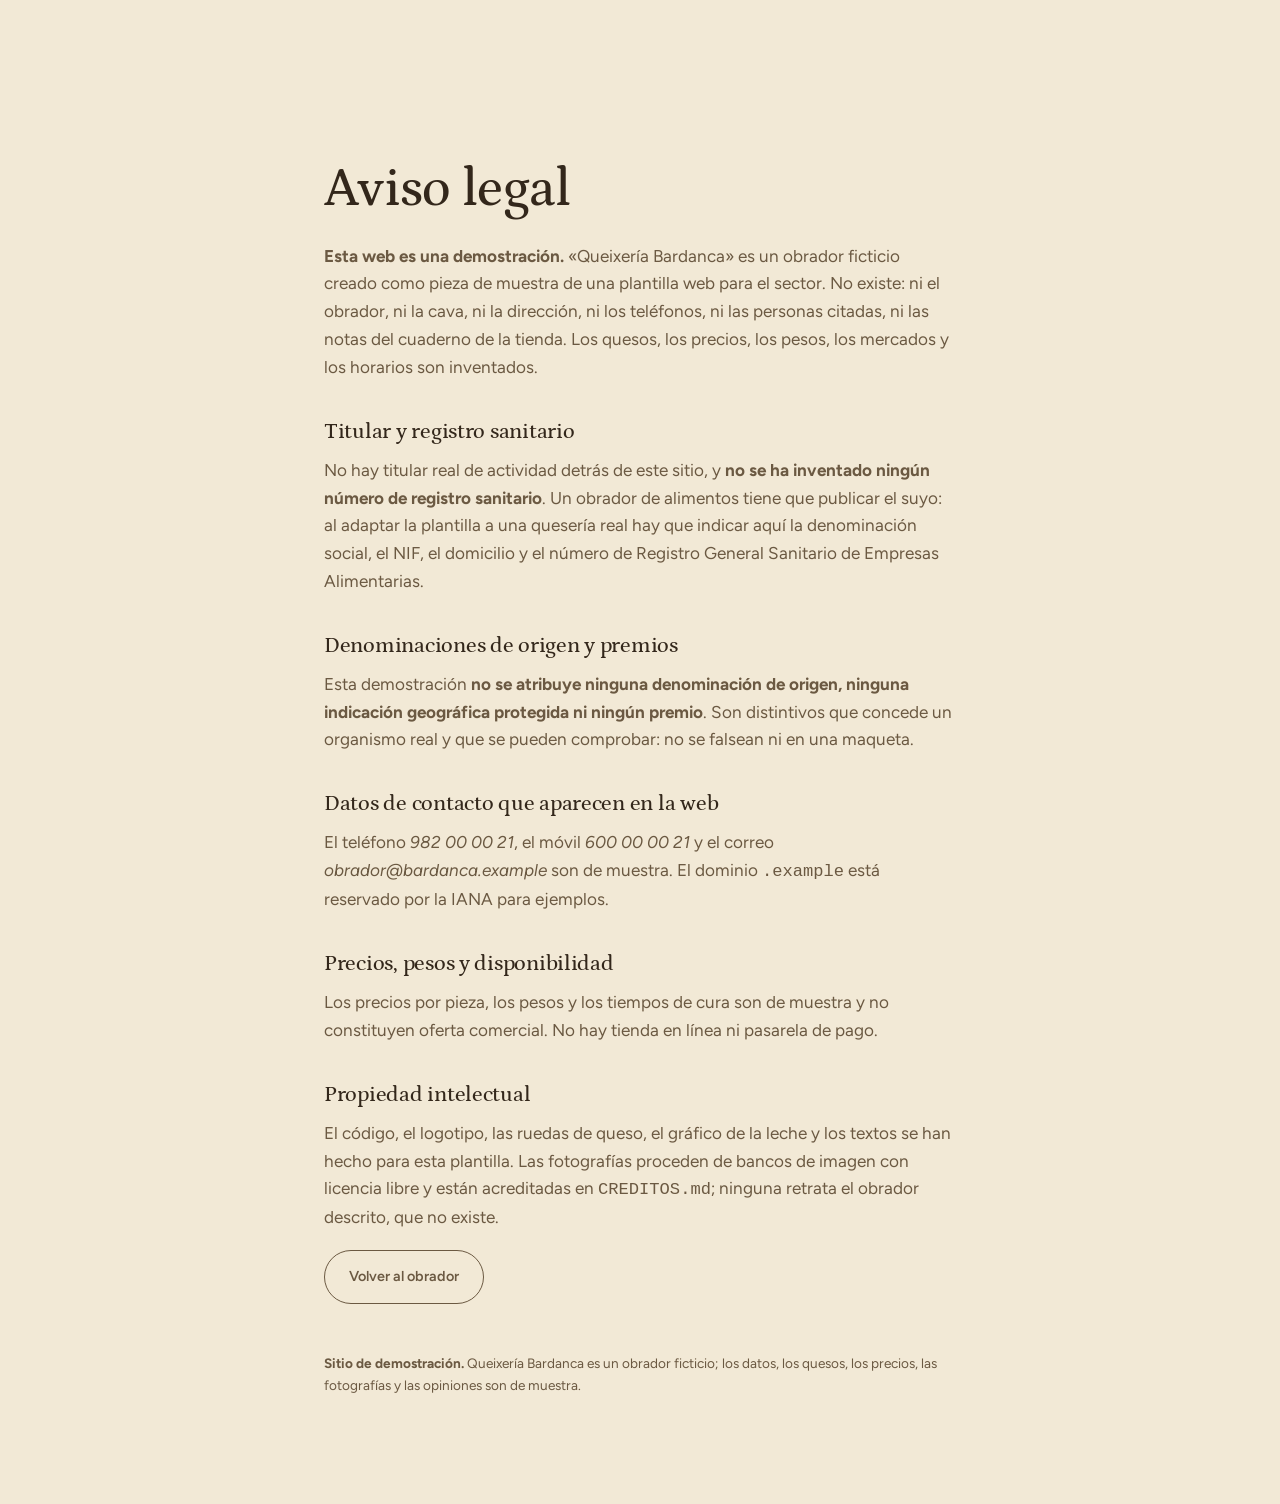
<file: aviso-legal.html>
<!DOCTYPE html>
<!-- SITIO DE DEMOSTRACIÓN — Queixería Bardanca es un obrador ficticio. -->
<html lang="es">
<head>
<meta charset="utf-8">
<meta name="viewport" content="width=device-width, initial-scale=1">
<meta name="robots" content="noindex, nofollow">
<title>Aviso legal · Queixería Bardanca</title>
<link rel="icon" href="favicon.svg" type="image/svg+xml">
<link rel="preconnect" href="https://fonts.googleapis.com">
<link rel="preconnect" href="https://fonts.gstatic.com" crossorigin>
<link href="https://fonts.googleapis.com/css2?family=Figtree:ital,wght@0,300..800;1,300..600&family=Petrona:ital,wght@0,300..700;1,300..600&display=swap" rel="stylesheet">
<link rel="stylesheet" href="css/estilo.css">
</head>
<body>
<main class="texto-legal">
  <h1>Aviso legal</h1>

  <p><strong>Esta web es una demostración.</strong> «Queixería Bardanca» es un
  obrador ficticio creado como pieza de muestra de una plantilla web para el
  sector. No existe: ni el obrador, ni la cava, ni la dirección, ni los
  teléfonos, ni las personas citadas, ni las notas del cuaderno de la tienda.
  Los quesos, los precios, los pesos, los mercados y los horarios son
  inventados.</p>

  <h2>Titular y registro sanitario</h2>
  <p>No hay titular real de actividad detrás de este sitio, y <strong>no se ha
  inventado ningún número de registro sanitario</strong>. Un obrador de
  alimentos tiene que publicar el suyo: al adaptar la plantilla a una quesería
  real hay que indicar aquí la denominación social, el NIF, el domicilio y el
  número de Registro General Sanitario de Empresas Alimentarias.</p>

  <h2>Denominaciones de origen y premios</h2>
  <p>Esta demostración <strong>no se atribuye ninguna denominación de origen,
  ninguna indicación geográfica protegida ni ningún premio</strong>. Son
  distintivos que concede un organismo real y que se pueden comprobar: no se
  falsean ni en una maqueta.</p>

  <h2>Datos de contacto que aparecen en la web</h2>
  <p>El teléfono <em>982 00 00 21</em>, el móvil <em>600 00 00 21</em> y el
  correo <em>obrador@bardanca.example</em> son de muestra. El dominio
  <code>.example</code> está reservado por la IANA para ejemplos.</p>

  <h2>Precios, pesos y disponibilidad</h2>
  <p>Los precios por pieza, los pesos y los tiempos de cura son de muestra y no
  constituyen oferta comercial. No hay tienda en línea ni pasarela de pago.</p>

  <h2>Propiedad intelectual</h2>
  <p>El código, el logotipo, las ruedas de queso, el gráfico de la leche y los
  textos se han hecho para esta plantilla. Las fotografías proceden de bancos
  de imagen con licencia libre y están acreditadas en <code>CREDITOS.md</code>;
  ninguna retrata el obrador descrito, que no existe.</p>

  <p><a class="boton boton--linea" href="index.html">Volver al obrador</a></p>

  <p style="margin-top:3rem;font-size:.85rem"><strong>Sitio de demostración.</strong>
  Queixería Bardanca es un obrador ficticio; los datos, los quesos, los precios,
  las fotografías y las opiniones son de muestra.</p>
</main>
</body>
</html>
</file>
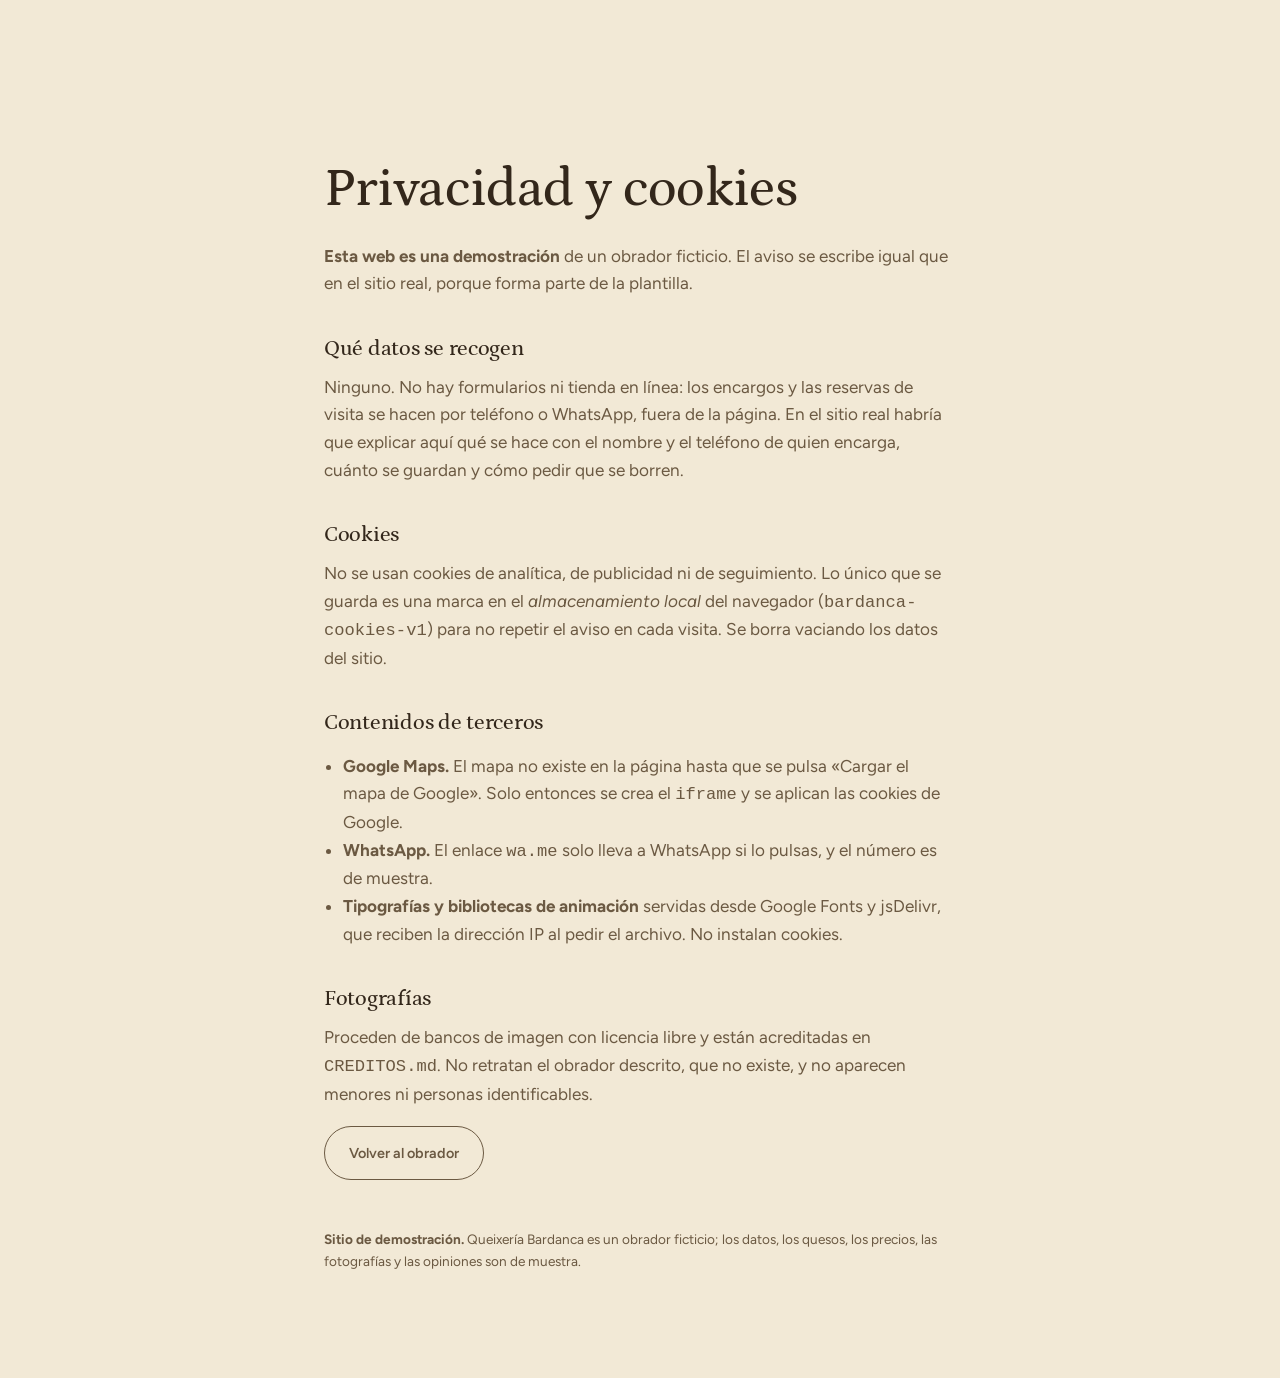
<file: privacidad.html>
<!DOCTYPE html>
<!-- SITIO DE DEMOSTRACIÓN — Queixería Bardanca es un obrador ficticio. -->
<html lang="es">
<head>
<meta charset="utf-8">
<meta name="viewport" content="width=device-width, initial-scale=1">
<meta name="robots" content="noindex, nofollow">
<title>Privacidad y cookies · Queixería Bardanca</title>
<link rel="icon" href="favicon.svg" type="image/svg+xml">
<link rel="preconnect" href="https://fonts.googleapis.com">
<link rel="preconnect" href="https://fonts.gstatic.com" crossorigin>
<link href="https://fonts.googleapis.com/css2?family=Figtree:ital,wght@0,300..800;1,300..600&family=Petrona:ital,wght@0,300..700;1,300..600&display=swap" rel="stylesheet">
<link rel="stylesheet" href="css/estilo.css">
</head>
<body>
<main class="texto-legal">
  <h1>Privacidad y cookies</h1>

  <p><strong>Esta web es una demostración</strong> de un obrador ficticio. El
  aviso se escribe igual que en el sitio real, porque forma parte de la
  plantilla.</p>

  <h2>Qué datos se recogen</h2>
  <p>Ninguno. No hay formularios ni tienda en línea: los encargos y las
  reservas de visita se hacen por teléfono o WhatsApp, fuera de la página. En
  el sitio real habría que explicar aquí qué se hace con el nombre y el
  teléfono de quien encarga, cuánto se guardan y cómo pedir que se borren.</p>

  <h2>Cookies</h2>
  <p>No se usan cookies de analítica, de publicidad ni de seguimiento. Lo único
  que se guarda es una marca en el <em>almacenamiento local</em> del navegador
  (<code>bardanca-cookies-v1</code>) para no repetir el aviso en cada visita. Se
  borra vaciando los datos del sitio.</p>

  <h2>Contenidos de terceros</h2>
  <ul>
    <li><strong>Google Maps.</strong> El mapa no existe en la página hasta que
    se pulsa «Cargar el mapa de Google». Solo entonces se crea el
    <code>iframe</code> y se aplican las cookies de Google.</li>
    <li><strong>WhatsApp.</strong> El enlace <code>wa.me</code> solo lleva a
    WhatsApp si lo pulsas, y el número es de muestra.</li>
    <li><strong>Tipografías y bibliotecas de animación</strong> servidas desde
    Google Fonts y jsDelivr, que reciben la dirección IP al pedir el archivo.
    No instalan cookies.</li>
  </ul>

  <h2>Fotografías</h2>
  <p>Proceden de bancos de imagen con licencia libre y están acreditadas en
  <code>CREDITOS.md</code>. No retratan el obrador descrito, que no existe, y
  no aparecen menores ni personas identificables.</p>

  <p><a class="boton boton--linea" href="index.html">Volver al obrador</a></p>

  <p style="margin-top:3rem;font-size:.85rem"><strong>Sitio de demostración.</strong>
  Queixería Bardanca es un obrador ficticio; los datos, los quesos, los precios,
  las fotografías y las opiniones son de muestra.</p>
</main>
</body>
</html>
</file>
<file: css/estilo.css>
/* ============================================================
   Queixería Bardanca — plantilla de demostración (obrador ficticio)
   Concepto: «Corteza». La corteza es el diario del queso: ahí se
   lee el tiempo. Paja, madera y moho sobre fondo de leche.
   ============================================================ */

:root {
  --fondo: #f2e9d6;
  --crema: #fbf6ea;
  --panel: #e7dac0;
  --panel-hondo: #dccca9;
  --tinta: #33271b;
  --tinta-media: #6b5942;
  --tinta-suave: #695942; /* era #957f63: 3,16 de contraste sobre el fondo */
  --paja: #d9a41f;
  --paja-honda: #a87a12;
  --musgo: #6e7a52;
  --cera: #8e2b24;

  /* estado de la rueda: lo cambia la clase .cura--n */
  --corteza: #eadfc0;
  --pasta: #fbf4e4;
  --moho: #b9b9a2;
  --moho-op: 0;
  --cristales-op: 0;

  --display: "Petrona", Georgia, serif;
  --texto: "Figtree", "Helvetica Neue", Arial, sans-serif;

  --gutter: clamp(1.15rem, 5vw, 5rem);
  --ancho: 1300px;
  --curva: cubic-bezier(.22, .68, .3, 1);
  --sombra: 0 22px 48px -30px rgba(51, 39, 27, .55);
}

*, *::before, *::after { box-sizing: border-box; }
html { -webkit-text-size-adjust: 100%; }

body {
  margin: 0;
  background: var(--fondo);
  color: var(--tinta);
  font-family: var(--texto);
  font-size: clamp(1rem, .96rem + .2vw, 1.07rem);
  line-height: 1.62;
  overflow-x: hidden;
  -webkit-font-smoothing: antialiased;
}

img { max-width: 100%; height: auto; display: block; }
figure { margin: 0; }

h1, h2, h3, h4 {
  font-family: var(--display);
  font-weight: 500;
  line-height: 1.08;
  letter-spacing: -.012em;
  margin: 0;
  text-wrap: balance;
}
p { margin: 0 0 1.05em; }
a { color: inherit; }

::selection { background: var(--paja); color: var(--tinta); }
:focus-visible { outline: 2px solid var(--paja-honda); outline-offset: 3px; border-radius: 2px; }

.visualmente-oculto {
  position: absolute !important; width: 1px; height: 1px;
  padding: 0; margin: -1px; overflow: hidden; clip: rect(0 0 0 0);
  white-space: nowrap; border: 0;
}

.saltar {
  position: fixed; top: .6rem; left: .6rem; z-index: 200;
  background: var(--tinta); color: var(--crema);
  padding: .65rem 1rem; font-size: .85rem; text-decoration: none;
  transform: translateY(-160%); transition: transform .25s var(--curva);
}
.saltar:focus { transform: translateY(0); }

/* ---------- comunes ---------- */

.seccion { max-width: var(--ancho); margin-inline: auto; padding: clamp(4rem, 9vw, 8rem) var(--gutter); }

.seccion__indice {
  display: flex; align-items: center; gap: .8rem;
  font-size: .72rem; letter-spacing: .24em; text-transform: uppercase;
  color: var(--tinta-suave);
  margin-bottom: clamp(1.4rem, 3.5vw, 2.2rem);
}
.seccion__indice span {
  font-family: var(--display); font-size: .95rem; letter-spacing: 0;
  color: var(--paja-honda);
  width: 2rem; height: 2rem; border-radius: 50%;
  border: 1px solid currentColor;
  display: grid; place-items: center;
}

.titular { font-size: clamp(1.9rem, 1.2rem + 2.6vw, 3.1rem); max-width: 20ch; }
.titular--grande { font-size: clamp(2.2rem, 1.2rem + 4vw, 4.1rem); max-width: 17ch; }

.boton {
  --fondo-b: var(--paja);
  display: inline-flex; align-items: center; justify-content: center; gap: .5rem;
  padding: .9rem 1.5rem;
  font-family: var(--texto); font-size: .9rem; font-weight: 600;
  text-decoration: none; cursor: pointer;
  border: 1px solid var(--fondo-b); border-radius: 999px;
  background: var(--fondo-b); color: #2a2010;
  transition: background .3s var(--curva), color .3s var(--curva), border-color .3s var(--curva);
}
.boton--paja:hover, .boton--paja:focus-visible { background: var(--tinta); border-color: var(--tinta); color: var(--crema); }
.boton--linea { background: transparent; color: inherit; border-color: currentColor; }
.boton--linea:hover, .boton--linea:focus-visible { background: var(--tinta); border-color: var(--tinta); color: var(--crema); }

/* ---------- cabecera ---------- */

.cabecera {
  position: fixed; inset: 0 0 auto 0; z-index: 90;
  display: flex; align-items: center; justify-content: space-between; gap: 1rem;
  padding: 1rem var(--gutter);
  transition: background .4s var(--curva), padding .35s var(--curva), box-shadow .4s var(--curva);
}
.cabecera--posada {
  background: rgba(242, 233, 214, .93);
  backdrop-filter: blur(9px);
  padding-block: .55rem;
  box-shadow: 0 1px 0 rgba(51, 39, 27, .16);
}

.marca { display: flex; align-items: center; gap: .7rem; text-decoration: none; color: inherit; }
.marca__icono { width: 28px; height: 28px; flex: none; color: var(--paja-honda); }
.marca__texto { display: flex; flex-direction: column; line-height: 1.12; }
.marca__nombre { font-family: var(--display); font-size: 1.3rem; }
.marca__bajada { font-size: .62rem; letter-spacing: .2em; text-transform: uppercase; color: var(--tinta-suave); }

.nav { display: flex; align-items: center; gap: clamp(1rem, 2.2vw, 2rem); }
.nav__lista { display: flex; gap: clamp(.85rem, 1.7vw, 1.7rem); list-style: none; margin: 0; padding: 0; font-size: .87rem; }
.nav__lista a { text-decoration: none; padding: .3rem 0; position: relative; }
.nav__lista a::after {
  content: ""; position: absolute; left: 0; bottom: 0; width: 100%; height: 1px;
  background: currentColor; transform: scaleX(0); transform-origin: right;
  transition: transform .35s var(--curva);
}
.nav__lista a:hover::after, .nav__lista a:focus-visible::after { transform: scaleX(1); transform-origin: left; }
.nav .boton { padding: .6rem 1.1rem; font-size: .8rem; }

.hamburguesa {
  display: none; align-items: center; gap: .55rem;
  background: none; border: 0; color: inherit; cursor: pointer;
  font-size: .74rem; letter-spacing: .2em; text-transform: uppercase; padding: .5rem;
}
.hamburguesa__caja { display: grid; gap: 5px; width: 24px; }
.hamburguesa__caja i { display: block; height: 1.5px; background: currentColor; transition: transform .3s var(--curva); }
.hamburguesa[aria-expanded="true"] .hamburguesa__caja i:first-child { transform: translateY(3.2px) rotate(18deg); }
.hamburguesa[aria-expanded="true"] .hamburguesa__caja i:last-child { transform: translateY(-3.2px) rotate(-18deg); }

/* ---------- preloader ---------- */

.preloader { display: none; }
html.has-motion .preloader {
  display: grid; place-items: center; position: fixed; inset: 0; z-index: 300;
  background: var(--fondo); color: var(--paja-honda);
}
.preloader__caja { display: grid; justify-items: center; gap: .9rem; }
.preloader__marca { width: 88px; height: 88px; }
.preloader__rueda { stroke-dasharray: 1; stroke-dashoffset: 1; }
.preloader__cuna { transform-box: fill-box; transform-origin: 0% 100%; transform: scale(0); }
.preloader__palabra {
  font-family: var(--display); font-size: 1rem;
  letter-spacing: .32em; text-transform: uppercase; color: var(--tinta-suave); opacity: 0;
}

/* ---------- hero ---------- */

.hero {
  max-width: var(--ancho); margin-inline: auto;
  padding: clamp(7rem, 13vw, 10rem) var(--gutter) clamp(2rem, 6vw, 4rem);
  display: grid; grid-template-columns: minmax(0, 1fr); gap: clamp(2rem, 5vw, 4rem);
  align-items: center;
}
@media (min-width: 900px) { .hero { grid-template-columns: minmax(0, 1.05fr) minmax(0, .95fr); } }

.hero__sobre { font-size: .72rem; letter-spacing: .22em; text-transform: uppercase; color: var(--tinta-suave); margin-bottom: 1.1rem; }
.hero__titular { font-size: clamp(2.4rem, 1.1rem + 5.2vw, 4.8rem); max-width: 13ch; margin-bottom: 1.2rem; }
.hero__entrada { max-width: 46ch; color: var(--tinta-media); font-size: clamp(1rem, .95rem + .3vw, 1.14rem); }
.hero__acciones { display: flex; flex-wrap: wrap; gap: .8rem; margin: 1.8rem 0 2.4rem; }
.hero__datos { display: flex; flex-wrap: wrap; gap: clamp(1.2rem, 4vw, 3rem); margin: 0; padding-top: 1.4rem; border-top: 1px solid rgba(51, 39, 27, .2); }
.hero__datos dt { font-size: .68rem; letter-spacing: .18em; text-transform: uppercase; color: var(--tinta-suave); margin-bottom: .2rem; }
.hero__datos dd { margin: 0; font-family: var(--display); font-size: 1.9rem; line-height: 1; }

.hero__rueda { display: grid; justify-items: center; }
.rueda { width: min(100%, 380px); height: auto; overflow: visible; }
/* la del hero enseña una pieza de noventa días, que es la del pie de foto */
.rueda--hero { --corteza: #c2a674; --pasta: #f6e7c2; --moho: #8d9479; --moho-op: .55; }
.rueda--hero .rueda__corteza,
.rueda--hero .rueda__cunaCorteza { stroke: rgba(51, 39, 27, .3); stroke-width: 2; }
/* la cuña separada se ve mejor con la pasta un punto más oscura y una sombra
   estática (una sola, en un grupo pequeño: no es blur por fotograma) */
.rueda--hero .rueda__cunaPasta { fill: #eddcb0; }
.rueda--hero .rueda__cuna { filter: drop-shadow(-4px 3px 4px rgba(51, 39, 27, .25)); }
.rueda__sombra ellipse { fill: rgba(51, 39, 27, .14); }
.rueda__corteza, .rueda__cunaCorteza, .rueda__cantoCorteza, .rueda__cantoTapa { fill: var(--corteza); transition: fill .7s var(--curva); }
.rueda__pasta, .rueda__cunaPasta { fill: var(--pasta); transition: fill .7s var(--curva); }
.rueda__moho circle { fill: var(--moho); opacity: var(--moho-op); transition: fill .7s var(--curva), opacity .7s var(--curva); }
.rueda__ojos circle { fill: var(--corteza); opacity: .55; transition: fill .7s var(--curva); }
.rueda__cristales path { fill: #fffdf4; opacity: var(--cristales-op); transition: opacity .7s var(--curva); }
.hero__rueda figcaption, .cura__dibujo figcaption, .leche__grafico figcaption { margin-top: .9rem; font-size: .82rem; color: var(--tinta-suave); text-align: center; }

/* ---------- cinta ---------- */

.cinta { background: var(--tinta); color: var(--crema); padding: .82rem 0; overflow: hidden; white-space: nowrap; }
.cinta__pista { display: inline-flex; align-items: center; gap: 1.4rem; will-change: transform; }
.cinta__pista span { font-family: var(--display); font-style: italic; font-size: clamp(1.05rem, .9rem + .7vw, 1.55rem); }
.cinta__pista i { color: var(--paja); font-style: normal; }

/* ---------- la corteza (protagonista) ---------- */

.corteza { background: var(--crema); }
.corteza__entrada { color: var(--tinta-media); max-width: 58ch; margin-top: 1rem; }

.cura { margin-top: clamp(2rem, 5vw, 3rem); }
.cura__mando {
  position: relative;
  display: grid; grid-template-columns: repeat(4, minmax(0, 1fr));
  gap: .4rem;
  padding-bottom: 1.4rem;
  max-width: 560px;
}
.cura__paso {
  appearance: none; background: none; border: 0; cursor: pointer;
  display: grid; justify-items: center; gap: .1rem;
  padding: .5rem .2rem; color: var(--tinta-suave);
  font-family: var(--texto);
  transition: color .3s var(--curva);
}
.cura__paso b { font-family: var(--display); font-size: 1.6rem; font-weight: 500; line-height: 1; }
.cura__paso span { font-size: .68rem; letter-spacing: .16em; text-transform: uppercase; }
.cura__paso:hover { color: var(--tinta); }
.cura__paso[aria-selected="true"] { color: var(--paja-honda); }
.cura__riel { position: absolute; left: 0; right: 0; bottom: .6rem; height: 2px; background: var(--panel-hondo); }
.cura__riel i {
  position: absolute; top: -3px; left: 0; width: 25%; height: 8px;
  background: var(--paja); border-radius: 4px;
  transition: transform .45s var(--curva);
}

.cura__panel {
  display: grid; grid-template-columns: minmax(0, 1fr);
  gap: clamp(1.6rem, 4vw, 3.4rem); align-items: center;
  margin-top: clamp(1.5rem, 3vw, 2.4rem);
}
@media (min-width: 880px) { .cura__panel { grid-template-columns: minmax(0, 1fr) minmax(0, 1fr); } }
.cura__dibujo { display: grid; justify-items: center; }
.rueda--cura { width: min(100%, 420px); }

.cura__nombre {
  font-family: var(--display); font-size: clamp(1.6rem, 1.2rem + 1.4vw, 2.3rem);
  margin-bottom: 1rem;
}
.cura__datos { margin: 0 0 1.4rem; }
.cura__datos div {
  display: grid; grid-template-columns: 8rem minmax(0, 1fr); gap: .6rem 1rem;
  padding: .7rem 0; border-top: 1px solid rgba(51, 39, 27, .16);
}
.cura__datos dt { font-size: .68rem; letter-spacing: .16em; text-transform: uppercase; color: var(--tinta-suave); align-self: center; }
.cura__datos dd { margin: 0; color: var(--tinta-media); }
.cura__precio { display: flex; align-items: baseline; gap: .6rem; margin-bottom: .6rem; }
.cura__precio b { font-family: var(--display); font-size: 2rem; font-weight: 500; }
.cura__precio span { font-size: .8rem; letter-spacing: .1em; text-transform: uppercase; color: var(--tinta-suave); }
.cura__nota, .quesos__entrada, .cava__pie, .tienda__nota, .visitas__nota, .contacto__nota, .voces__aviso {
  font-size: .86rem; color: var(--tinta-suave); max-width: 60ch;
}

/* ---------- los quesos ---------- */

.quesos { background: var(--fondo); }
.quesos__rejilla {
  display: grid; grid-template-columns: minmax(0, 1fr);
  gap: clamp(2rem, 4vw, 3.2rem); margin-top: clamp(1.8rem, 4vw, 2.8rem);
}
@media (min-width: 860px) { .quesos__rejilla { grid-template-columns: repeat(2, minmax(0, 1fr)); } }
.queso figure { overflow: hidden; background: var(--panel); }
.queso img { width: 100%; aspect-ratio: 5 / 4; object-fit: cover; }
.queso__ficha { padding-top: 1.1rem; }
.queso h3 { font-size: clamp(1.5rem, 1.2rem + 1vw, 2rem); margin-bottom: .2rem; }
.queso__lugar { font-size: .72rem; letter-spacing: .16em; text-transform: uppercase; color: var(--paja-honda); margin-bottom: .7rem; }
.queso__ficha > p { color: var(--tinta-media); font-size: .95rem; }
.queso__datos {
  display: grid; grid-template-columns: repeat(2, minmax(0, 1fr)); gap: .8rem 1rem;
  margin: 1rem 0 0; padding-top: 1rem; border-top: 1px solid rgba(51, 39, 27, .2);
}
@media (min-width: 560px) { .queso__datos { grid-template-columns: repeat(4, minmax(0, 1fr)); } }
.queso__datos dt { font-size: .64rem; letter-spacing: .14em; text-transform: uppercase; color: var(--tinta-suave); }
.queso__datos dd { margin: 0; font-family: var(--display); font-size: 1.1rem; }

/* ---------- la leche ---------- */

.leche { background: var(--panel); }
.leche__rejilla { display: grid; grid-template-columns: minmax(0, 1fr); gap: clamp(2rem, 5vw, 3.6rem); align-items: center; }
@media (min-width: 900px) { .leche__rejilla { grid-template-columns: minmax(0, 1fr) minmax(0, 1fr); } }
.leche__texto p { color: var(--tinta-media); max-width: 52ch; }
.leche .titular { margin-bottom: 1.2rem; }
.leche__claves { list-style: none; margin: 1.6rem 0 0; padding: 0; }
.leche__claves li {
  display: grid; gap: .1rem;
  padding: .8rem 0; border-top: 1px solid rgba(51, 39, 27, .2);
}
@media (min-width: 560px) { .leche__claves li { grid-template-columns: 12rem minmax(0, 1fr); gap: 1rem; } }
.leche__claves b { font-family: var(--display); font-weight: 500; font-size: 1.05rem; }
.leche__claves span { color: var(--tinta-media); font-size: .92rem; }

.leche__grafico svg { width: 100%; height: auto; }
.grafico__ejes path { stroke: var(--tinta-suave); stroke-width: 1; fill: none; opacity: .6; }
.grafico__mes text { font-family: var(--texto); font-size: 11px; fill: var(--tinta-suave); text-anchor: middle; }
.grafico__linea { fill: none; stroke-width: 3; stroke-linecap: round; stroke-linejoin: round; }
.grafico__linea--grasa { stroke: var(--paja-honda); }
.grafico__linea--pasto { stroke: var(--musgo); }
html.has-motion .grafico__linea { stroke-dasharray: 1; stroke-dashoffset: 1; }
html.has-motion svg.dibujado .grafico__linea {
  stroke-dashoffset: 0;
  transition: stroke-dashoffset 1.9s var(--curva);
}
html.has-motion svg.dibujado .grafico__linea--pasto { transition-delay: .35s; }
.grafico__leyenda text { font-family: var(--texto); font-size: 11px; fill: var(--tinta-media); }
.llave--grasa { fill: var(--paja-honda); }
.llave--pasto { fill: var(--musgo); }

/* ---------- la cava ---------- */

.cava { background: var(--crema); }
.cava__rejilla { display: grid; grid-template-columns: minmax(0, 1fr); gap: clamp(2rem, 5vw, 3.6rem); align-items: center; }
@media (min-width: 900px) { .cava__rejilla { grid-template-columns: minmax(0, .95fr) minmax(0, 1.05fr); } }
.cava__foto img { width: 100%; aspect-ratio: 3 / 4; object-fit: cover; }
.cava__texto p { color: var(--tinta-media); max-width: 52ch; }
.cava .titular { margin-bottom: 1.2rem; }
.cava__cifras { display: grid; grid-template-columns: repeat(2, minmax(0, 1fr)); gap: 1.2rem; margin: 1.6rem 0; padding-top: 1.4rem; border-top: 1px solid rgba(51, 39, 27, .2); }
@media (min-width: 620px) { .cava__cifras { grid-template-columns: repeat(4, minmax(0, 1fr)); } }
.cava__cifras dt { font-size: .66rem; letter-spacing: .16em; text-transform: uppercase; color: var(--tinta-suave); margin-bottom: .2rem; }
.cava__cifras dd { margin: 0; font-family: var(--display); font-size: clamp(1.5rem, 1.1rem + 1.4vw, 2.2rem); line-height: 1; }

/* ---------- dónde comprar ---------- */

.comprar { background: var(--fondo); }
.comprar__rejilla { display: grid; grid-template-columns: minmax(0, 1fr); gap: clamp(2rem, 4vw, 3.4rem); margin-top: clamp(1.8rem, 4vw, 2.6rem); align-items: start; }
@media (min-width: 900px) { .comprar__rejilla { grid-template-columns: minmax(0, .9fr) minmax(0, 1.1fr); } }

.tienda { background: var(--crema); padding: clamp(1.3rem, 3vw, 2rem); border-radius: 3px; }
.tienda h3, .mercados h3 { font-size: 1.5rem; margin-bottom: .8rem; }
.estado {
  display: inline-flex; align-items: center; gap: .6rem;
  background: var(--panel); border-radius: 999px; padding: .4rem 1rem;
  margin: 0 0 1.2rem; font-size: .9rem;
}
.estado__punto { width: 9px; height: 9px; border-radius: 50%; background: var(--tinta-suave); flex: none; }
.estado--abierto .estado__punto { background: #4f8a3d; }
.estado--cerrado .estado__punto { background: var(--cera); }

.horario { width: 100%; border-collapse: collapse; font-size: .9rem; margin-bottom: 1rem; }
.horario th, .horario td { text-align: left; padding: .45rem .3rem; border-bottom: 1px solid rgba(51, 39, 27, .14); }
.horario th { font-family: var(--texto); font-weight: 600; width: 7.5rem; }
.horario tr.hoy { background: var(--panel); }
.horario tr.hoy th::after { content: " · hoy"; color: var(--paja-honda); font-weight: 400; }

.mercados__lista { list-style: none; margin: 0 0 1.6rem; padding: 0; }
.mercados__lista li {
  display: grid; gap: .3rem 1.4rem; grid-template-columns: minmax(0, 1fr);
  padding: 1.1rem 0; border-top: 1px solid rgba(51, 39, 27, .2);
}
@media (min-width: 620px) { .mercados__lista li { grid-template-columns: 8rem minmax(0, 1fr); } }
.mercado__dia { margin: 0; display: grid; }
.mercado__dia b { font-family: var(--display); font-weight: 500; font-size: 1.2rem; color: var(--paja-honda); }
.mercado__dia span { font-size: .78rem; color: var(--tinta-suave); }
.mercados h4 { font-size: 1.15rem; margin-bottom: .2rem; }
.mercados p { margin: 0; color: var(--tinta-media); font-size: .92rem; }
.envios { background: var(--panel); padding: clamp(1.1rem, 2.5vw, 1.6rem); border-radius: 3px; }
.envios h4 { font-size: 1.2rem; margin-bottom: .4rem; }
.envios p { margin: 0; color: var(--tinta-media); font-size: .93rem; }

/* ---------- visitas ---------- */

.visitas { background: var(--panel); }
.visitas__rejilla { display: grid; grid-template-columns: minmax(0, 1fr); gap: clamp(2rem, 5vw, 3.6rem); align-items: start; }
@media (min-width: 900px) { .visitas__rejilla { grid-template-columns: minmax(0, 1.05fr) minmax(0, .95fr); } }
.visitas p { color: var(--tinta-media); max-width: 52ch; }
.visitas .titular { margin-bottom: 1.2rem; }
.visitas__lista { list-style: none; margin: 1.4rem 0; padding: 0; }
.visitas__lista li {
  display: grid; grid-template-columns: 9rem minmax(0, 1fr); gap: 1rem;
  padding: .6rem 0; border-top: 1px solid rgba(51, 39, 27, .2); font-size: .95rem;
}
.visitas__lista span { font-size: .66rem; letter-spacing: .16em; text-transform: uppercase; color: var(--tinta-suave); align-self: center; }
.visitas__lista b { font-family: var(--display); font-weight: 500; font-size: 1.1rem; }
.visitas__lado { display: grid; gap: 1.6rem; }
.visitas__lado img { width: 100%; aspect-ratio: 4 / 3; object-fit: cover; }
.visitas__lado figcaption { margin-top: .6rem; font-size: .8rem; color: var(--tinta-suave); }

.voces { background: var(--crema); padding: clamp(1.2rem, 3vw, 1.8rem); border-left: 3px solid var(--paja); }
.voces h3 { font-size: 1.3rem; margin-bottom: .4rem; }
.voces blockquote { margin: 1rem 0 0; }
.voces blockquote p { font-family: var(--display); font-size: 1.1rem; line-height: 1.4; margin: 0 0 .25rem; color: var(--tinta) !important; }
.voces footer { font-size: .78rem; color: var(--tinta-suave); }

/* ---------- contacto ---------- */

.contacto { background: var(--crema); }
.contacto__rejilla { display: grid; grid-template-columns: minmax(0, 1fr); gap: clamp(2rem, 5vw, 3.6rem); align-items: start; }
@media (min-width: 900px) { .contacto__rejilla { grid-template-columns: minmax(0, 1fr) minmax(0, 1fr); } }
.contacto__texto p { color: var(--tinta-media); max-width: 50ch; }
.contacto .titular { margin-bottom: 1rem; }
.contacto__datos { list-style: none; margin: 1.4rem 0; padding: 0; }
.contacto__datos li {
  display: grid; grid-template-columns: 8.5rem minmax(0, 1fr); gap: 1rem;
  padding: .6rem 0; border-top: 1px solid rgba(51, 39, 27, .16); font-size: .93rem;
}
.contacto__datos span { font-size: .66rem; letter-spacing: .16em; text-transform: uppercase; color: var(--tinta-suave); align-self: center; }
.contacto__datos a { text-decoration: none; border-bottom: 1px solid var(--panel-hondo); }
.contacto__datos a:hover { color: var(--paja-honda); border-color: currentColor; }

.contacto__mapa { display: grid; min-height: 300px; }
.mapa-consent {
  display: grid; place-content: center; justify-items: center; gap: 1rem; text-align: center;
  background: var(--panel); color: var(--tinta);
  padding: clamp(1.4rem, 3vw, 2.2rem);
  border: 1px solid rgba(51, 39, 27, .16);
  min-height: 300px;
}
.mapa-consent__dibujo { width: min(100%, 280px); color: var(--tinta-suave); }
.mapa-consent p { max-width: 32ch; font-size: .9rem; margin: 0; }
.contacto__mapa iframe { width: 100%; min-height: 300px; height: 100%; border: 0; display: block; }

/* ---------- pie ---------- */

.pie { background: var(--tinta); color: var(--crema); padding: clamp(3rem, 7vw, 5rem) var(--gutter) 2rem; }
.pie__rejilla { max-width: var(--ancho); margin-inline: auto; display: grid; grid-template-columns: repeat(auto-fit, minmax(190px, 1fr)); gap: clamp(1.6rem, 4vw, 3rem); }
.pie__marca .marca__icono { width: 34px; height: 34px; margin-bottom: .8rem; color: var(--paja); }
.pie__nombre { font-family: var(--display); font-size: 1.45rem; margin: 0 0 .3rem; }
.pie__lema { font-size: .9rem; color: rgba(251, 246, 234, .7); }
.pie__bloque h2 { font-family: var(--texto); font-size: .68rem; font-weight: 700; letter-spacing: .22em; text-transform: uppercase; color: var(--paja); margin-bottom: .8rem; }
.pie__bloque p, .pie__bloque ul { font-size: .9rem; color: rgba(251, 246, 234, .82); }
.pie__bloque ul { list-style: none; margin: 0; padding: 0; }
.pie__bloque li { margin-bottom: .4rem; }
.pie a { text-decoration: none; border-bottom: 1px solid rgba(251, 246, 234, .3); }
.pie a:hover { color: var(--paja); border-color: currentColor; }
.pie__demo, .pie__creditos {
  max-width: var(--ancho); margin: 2.5rem auto 0; padding-top: 1.2rem;
  border-top: 1px solid rgba(251, 246, 234, .22);
  font-size: .82rem; color: rgba(251, 246, 234, .74);
}
.pie__creditos { border-top: 0; padding-top: 0; margin-top: .4rem; font-size: .78rem; }
.pie code { color: var(--paja); }

/* ---------- cookies ---------- */

.cookie-banner {
  position: fixed; left: max(1rem, 3vw); right: max(1rem, 3vw); bottom: 1rem; z-index: 150;
  background: var(--crema); color: var(--tinta);
  border: 1px solid rgba(51, 39, 27, .22); border-radius: 4px;
  box-shadow: 0 24px 50px -24px rgba(51, 39, 27, .5);
  padding: clamp(1rem, 2.5vw, 1.6rem);
  max-width: 720px; margin-inline: auto;
}
.cookie-banner:not([hidden]) { display: flex; flex-wrap: wrap; align-items: center; justify-content: space-between; gap: 1rem; }
.cookie-banner__texto { flex: 1 1 320px; }
.cookie-banner h2 { font-size: 1.15rem; margin-bottom: .4rem; }
.cookie-banner p { font-size: .87rem; color: var(--tinta-media); margin: 0; }
.cookie-banner__acciones { display: flex; align-items: center; gap: 1rem; }
.cookie-banner__mas { font-size: .85rem; }

/* ---------- cursor ---------- */

.cursor { display: none; }
@media (hover: hover) and (pointer: fine) {
  html.has-motion .cursor {
    display: grid; place-items: center; position: fixed; top: 0; left: 0; z-index: 190;
    pointer-events: none; transform: translate(-50%, -50%);
  }
  html.has-motion .cursor__forma {
    display: block; width: 14px; height: 14px; border-radius: 50%;
    border: 1.5px solid var(--paja-honda); background: rgba(217, 164, 31, .16);
    transition: width .3s var(--curva), height .3s var(--curva), background .3s var(--curva);
  }
  html.has-motion .cursor--grande .cursor__forma {
    width: 74px; height: 74px; background: rgba(51, 39, 27, .3); border-color: var(--crema);
  }
  .cursor__texto {
    position: absolute; font-size: .62rem; letter-spacing: .16em; text-transform: uppercase;
    color: var(--crema); opacity: 0; transition: opacity .3s var(--curva); white-space: nowrap;
  }
  .cursor--grande .cursor__texto { opacity: 1; }
}

/* ---------- estados de movimiento ---------- */

html.has-motion .hero__sobre,
html.has-motion .hero__entrada,
html.has-motion .hero__acciones,
html.has-motion .hero__datos { opacity: 0; }

html.has-motion [data-reveal] .palabra { overflow: hidden; padding-bottom: .16em; margin-bottom: -.16em; }
html.has-motion [data-reveal] .letra { display: inline-block; transform: translateY(110%); }
.palabra { display: inline-block; white-space: nowrap; }
.letra { display: inline-block; }

html.has-motion .aparece { opacity: 0; transform: translateY(22px); transition: opacity .8s var(--curva), transform .8s var(--curva); }
html.has-motion .aparece.visible { opacity: 1; transform: none; }

html.has-motion [data-mascara] img { clip-path: inset(0 0 100% 0); transition: clip-path 1.1s var(--curva); }
html.has-motion [data-mascara].visible img { clip-path: inset(0 0 0 0); }

/* La cuna se separa con una clase que pone el JS: nunca con un tween de GSAP,
   que en un <g> escribe el transform en el ATRIBUTO y se lo come el CSS. */
.rueda--hero .rueda__cuna { transform-box: fill-box; transform-origin: 0% 100%; }
html.has-motion .rueda--hero .rueda__cuna { transition: transform 1.1s var(--curva); }
.rueda--hero.cortada .rueda__cuna { transform: rotate(-15deg) translate(-5px, 3px); }

/* ---------- estados de cura ---------- */

.cura--0 { --corteza: #eadfc0; --pasta: #fbf4e4; --moho: #c9c6ad; --moho-op: 0; --cristales-op: 0; }
.cura--1 { --corteza: #c8ae7c; --pasta: #f6e9c8; --moho: #9aa08a; --moho-op: .5; --cristales-op: 0; }
.cura--2 { --corteza: #8e7145; --pasta: #efd9a0; --moho: #6e7a52; --moho-op: .7; --cristales-op: .75; }
.cura--3 { --corteza: #5a4426; --pasta: #e3c377; --moho: #4a4b3a; --moho-op: .85; --cristales-op: 1; }
.cura--0 #ojosCura circle:nth-child(n+3) { opacity: 0; }
.cura--3 #ojosCura circle { r: 3; }

/* ---------- menú móvil ---------- */

@media (max-width: 1000px) {
  .hamburguesa { display: inline-flex; position: relative; z-index: 120; }
  .marca { position: relative; z-index: 120; }
  .nav {
    position: fixed; inset: 0;
    background: var(--tinta); color: var(--crema);
    flex-direction: column; justify-content: center; gap: 2rem;
    transform: translateY(-100%); visibility: hidden;
    transition: transform .55s var(--curva); z-index: 95;
  }
  .nav--abierto { transform: translateY(0); visibility: visible; }
  .nav__lista { flex-direction: column; align-items: center; gap: 1.1rem; font-family: var(--display); font-size: 1.6rem; }
  .cabecera { z-index: 100; }
  body.menu-abierto { overflow: hidden; }
}

@media (max-width: 620px) {
  .cookie-banner { padding: 1rem; }
  .cookie-banner__acciones { width: 100%; justify-content: space-between; }
  .contacto__datos li, .visitas__lista li { grid-template-columns: minmax(0, 1fr); gap: .1rem; }
  .cura__datos div { grid-template-columns: minmax(0, 1fr); gap: .1rem; }
}

@media (max-width: 520px) {
  .hamburguesa__texto { display: none; }
  .marca__bajada { font-size: .56rem; letter-spacing: .14em; }
  .marca__nombre { font-size: 1.1rem; }
}

/* ---------- movimiento reducido ---------- */

@media (prefers-reduced-motion: reduce) {
  *, *::before, *::after {
    animation-duration: .001ms !important;
    animation-iteration-count: 1 !important;
    transition-duration: .001ms !important;
    scroll-behavior: auto !important;
  }
  html.has-motion [data-reveal] .letra { transform: none; }
  html.has-motion .hero__sobre,
  html.has-motion .hero__entrada,
  html.has-motion .hero__acciones,
  html.has-motion .hero__datos,
  html.has-motion .aparece { opacity: 1; transform: none; }
  html.has-motion [data-mascara] img,
  html.has-motion [data-mascara].visible img { clip-path: inset(0 0 0 0); }
  html.has-motion .grafico__linea { stroke-dasharray: none; stroke-dashoffset: 0; }
  .rueda--hero.cortada .rueda__cuna { transform: rotate(-15deg) translate(-5px, 3px); }
  html.has-motion .preloader { display: none; }
}

/* ---------- páginas de texto ---------- */

.texto-legal { max-width: 760px; margin-inline: auto; padding: clamp(7rem, 14vw, 10rem) var(--gutter) clamp(4rem, 8vw, 6rem); }
.texto-legal h1 { font-size: clamp(2.1rem, 1.4rem + 3vw, 3.4rem); margin-bottom: 1.5rem; }
.texto-legal h2 { font-size: 1.4rem; margin: 2.4rem 0 .8rem; }
.texto-legal p, .texto-legal li { color: var(--tinta-media); }
.texto-legal ul { padding-left: 1.2rem; }

.pagina-404 { min-height: 100svh; display: grid; place-content: center; text-align: center; padding: var(--gutter); gap: 1rem; }
.pagina-404 svg { width: 110px; margin: 0 auto 1rem; }
.pagina-404 h1 { font-size: clamp(2.2rem, 1.5rem + 4vw, 4rem); }
.pagina-404 p { color: var(--tinta-media); max-width: 46ch; margin-inline: auto; }

/* ── Contraste: el número del índice va en paja honda (3,56 sobre la crema y
   3,18 sobre el fondo). Agrandado y en negrita, su umbral baja a 3 y el color
   de marca no se toca. ───────────────────────────────────────────────────── */
.seccion__indice span { font-size: 1.25rem; font-weight: 700; }

/* ── Contraste ────────────────────────────────────────────────────────────
   «días» iba en paja honda a 11 px (3,56): pasa a tinta media, que es otro
   token de la misma paleta y da 6,2. El día de mercado ya está por encima de
   14 pt: en negrita, su umbral baja a 3 y el color de marca se queda. */
#cura-0 span, .cura__unidad { color: var(--tinta-media); }
.mercado__dia b { font-weight: 700; }
</file>
